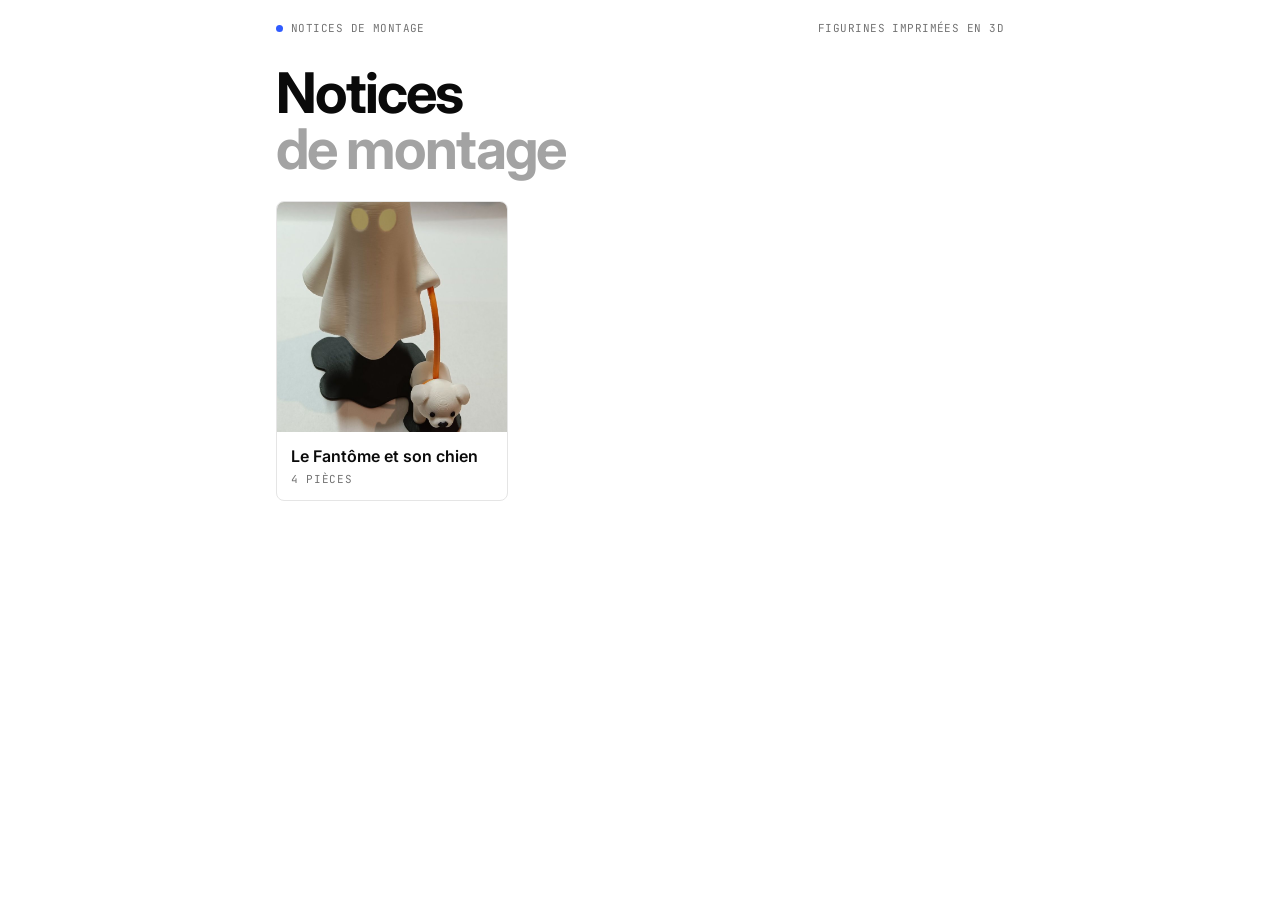
<file: index.html>
<!doctype html>
<html lang="fr">
<head>
<meta charset="utf-8">
<meta name="viewport" content="width=device-width, initial-scale=1">
<title>Notices de montage</title>
<meta name="description" content="Notices de montage des figurines imprimées en 3D.">
<link rel="preconnect" href="https://fonts.googleapis.com">
<link href="https://fonts.googleapis.com/css2?family=Inter:wght@400;500;600;700&family=JetBrains+Mono:wght@400;500;600&display=swap" rel="stylesheet">
<link rel="stylesheet" href="assets/notice.css">
</head>
<body>
<main class="wrap">
  <div class="bar"><span><span class="dot"></span>Notices de montage</span><span>Figurines imprimées en 3D</span></div>

  <h1>Notices<br><span>de montage</span></h1>

  <div class="grid">
    <a class="tile" href="fantome-chien/">
      <img src="fantome-chien/img/build_finished.jpg" alt="">
      <div>Le Fantôme et son chien<span class="label">4 pièces</span></div>
    </a>
  </div>
</main>
</body>
</html>
</file>
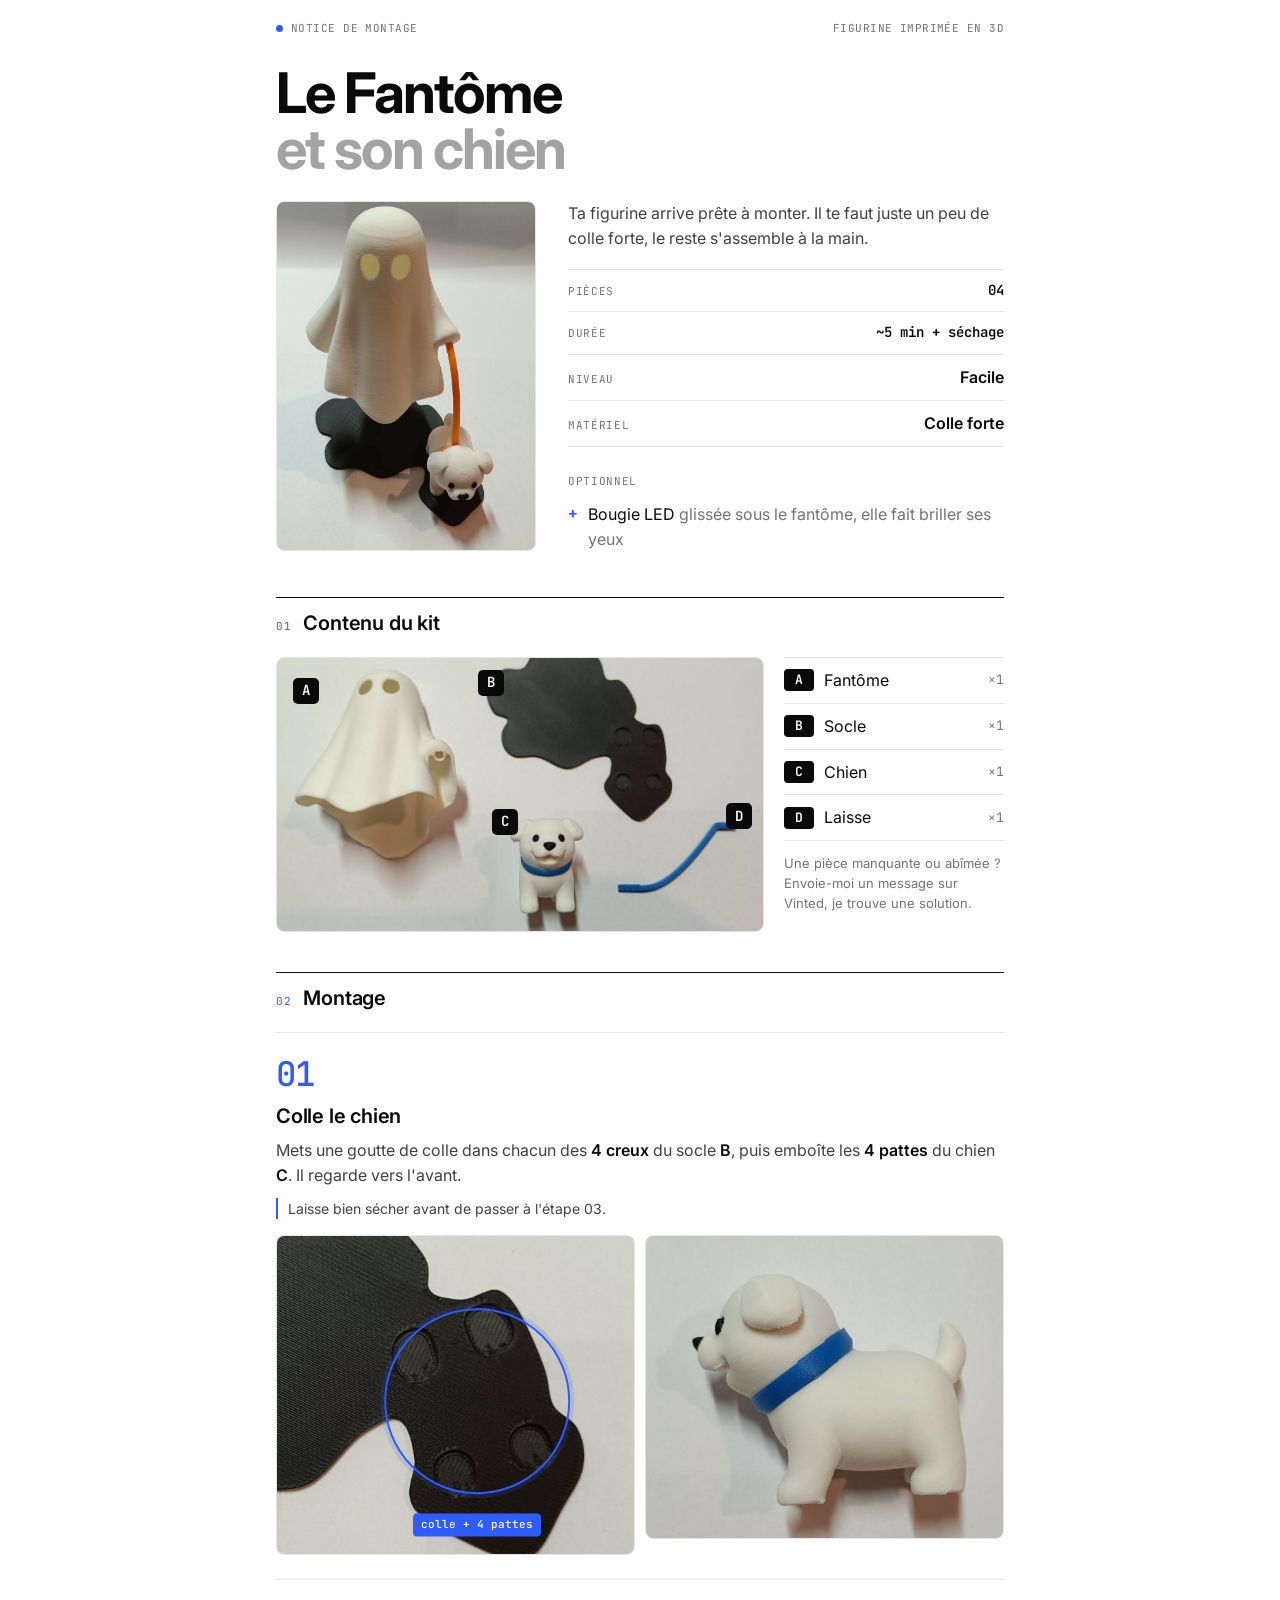
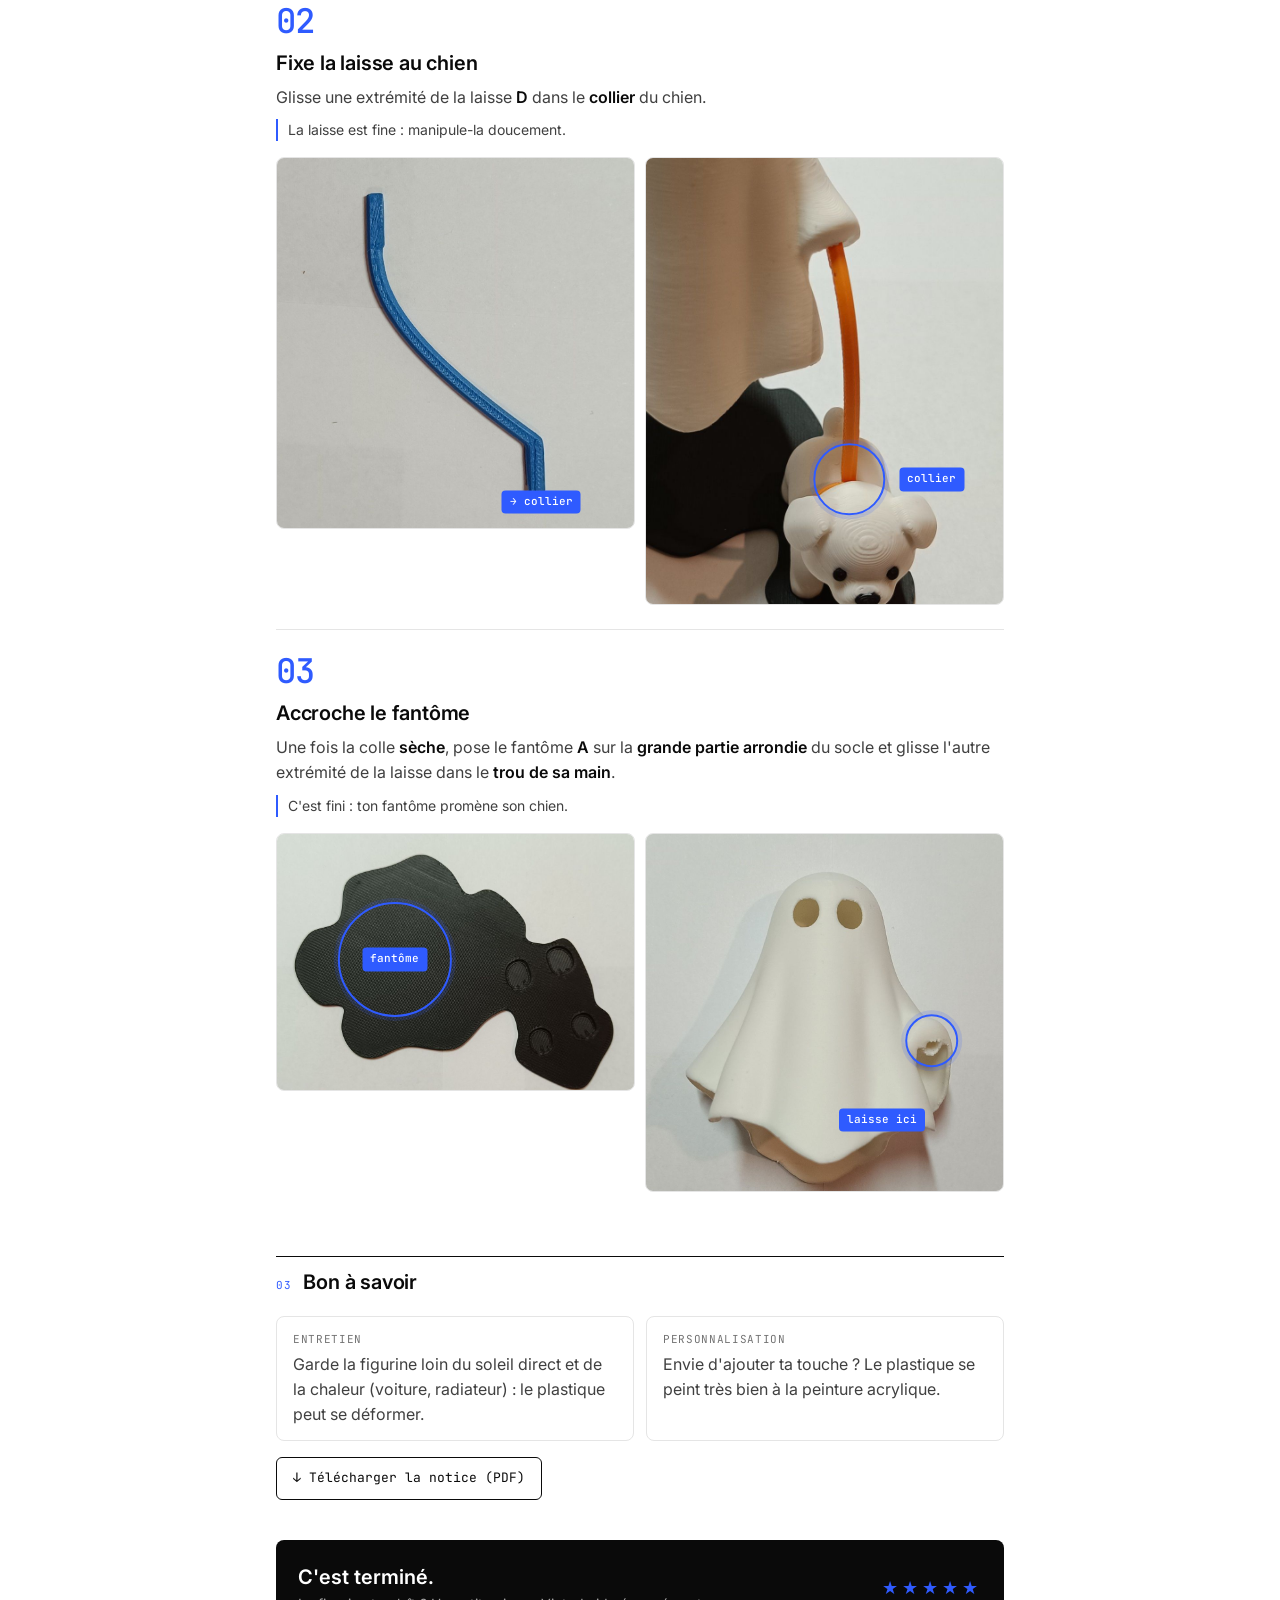
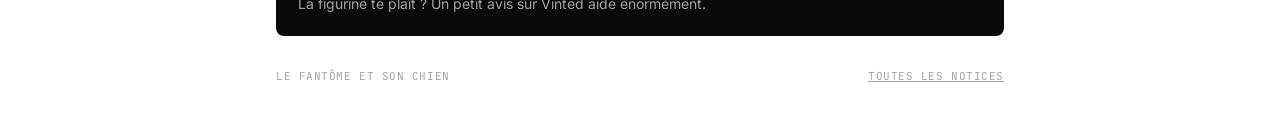
<file: fantome-chien/index.html>
<!doctype html>
<html lang="fr">
<head>
<meta charset="utf-8">
<meta name="viewport" content="width=device-width, initial-scale=1">
<title>Le Fantôme et son chien · Notice de montage</title>
<meta name="description" content="Notice de montage de la figurine imprimée en 3D « Le Fantôme et son chien ».">
<link rel="preconnect" href="https://fonts.googleapis.com">
<link href="https://fonts.googleapis.com/css2?family=Inter:wght@400;500;600;700&family=JetBrains+Mono:wght@400;500;600&display=swap" rel="stylesheet">
<link rel="stylesheet" href="../assets/notice.css">
</head>
<body>
<main class="wrap">
  <div class="bar"><span><span class="dot"></span>Notice de montage</span><span>Figurine imprimée en 3D</span></div>

  <h1>Le Fantôme<br><span>et son chien</span></h1>

  <div class="hero">
    <img src="img/build_finished.jpg" alt="Figurine montée : un fantôme qui promène son chien en laisse">
    <div>
      <p class="intro">Ta figurine arrive prête à monter. Il te faut juste un peu de colle forte, le reste s'assemble à la main.</p>
      <div class="specs">
        <div class="row"><span class="label">Pièces</span><span class="v mono">04</span></div>
        <div class="row"><span class="label">Durée</span><span class="v mono">~5 min + séchage</span></div>
        <div class="row"><span class="label">Niveau</span><span class="v">Facile</span></div>
        <div class="row"><span class="label">Matériel</span><span class="v">Colle forte</span></div>
      </div>
      <div class="opt">
        <span class="label">Optionnel</span>
        <ul>
          <li><span>Bougie LED <em>glissée sous le fantôme, elle fait briller ses yeux</em></span></li>
        </ul>
      </div>
    </div>
  </div>

  <section>
    <div class="sec-head"><span class="label">01</span><h2>Contenu du kit</h2></div>
    <div class="parts">
      <div class="ph">
        <img src="img/all_parts.jpg" alt="Les 4 pièces du kit">
        <span class="badge" style="left:6%;top:12%">A</span>
        <span class="badge" style="left:44%;top:9%">B</span>
        <span class="badge" style="left:47%;top:60%">C</span>
        <span class="badge" style="left:95%;top:58%">D</span>
      </div>
      <div>
        <div class="plist">
          <div class="item"><span class="k">A</span><span>Fantôme</span><span class="q">×1</span></div>
          <div class="item"><span class="k">B</span><span>Socle</span><span class="q">×1</span></div>
          <div class="item"><span class="k">C</span><span>Chien</span><span class="q">×1</span></div>
          <div class="item"><span class="k">D</span><span>Laisse</span><span class="q">×1</span></div>
        </div>
        <p class="note">Une pièce manquante ou abîmée ? Envoie-moi un message sur Vinted, je trouve une solution.</p>
      </div>
    </div>
  </section>

  <section>
    <div class="sec-head"><span class="label">02</span><h2>Montage</h2></div>

    <div class="step">
      <div class="n">01</div>
      <h3>Colle le chien</h3>
      <p>Mets une goutte de colle dans chacun des <b>4 creux</b> du socle <b>B</b>, puis emboîte les <b>4 pattes</b> du chien <b>C</b>. Il regarde vers l'avant.</p>
      <p class="hint">Laisse bien sécher avant de passer à l'étape 03.</p>
      <div class="pics">
        <div class="ph">
          <img src="img/base_pattes.jpg" alt="Les 4 creux du socle">
          <span class="ring" style="left:56%;top:52%;width:52%"></span>
          <span class="tag" style="left:56%;top:91%">colle + 4 pattes</span>
        </div>
        <div class="ph"><img src="img/chien_cote.jpg" alt="Le chien de profil"></div>
      </div>
    </div>

    <div class="step">
      <div class="n">02</div>
      <h3>Fixe la laisse au chien</h3>
      <p>Glisse une extrémité de la laisse <b>D</b> dans le <b>collier</b> du chien.</p>
      <p class="hint">La laisse est fine : manipule-la doucement.</p>
      <div class="pics">
        <div class="ph">
          <img src="img/laisse.jpg" alt="La laisse">
          <span class="tag" style="left:74%;top:93%">→ collier</span>
        </div>
        <div class="ph">
          <img src="img/laisse_zoom.jpg" alt="La laisse glissée dans le collier">
          <span class="ring" style="left:57%;top:72%;width:20%"></span>
          <span class="tag" style="left:80%;top:72%">collier</span>
        </div>
      </div>
    </div>

    <div class="step">
      <div class="n">03</div>
      <h3>Accroche le fantôme</h3>
      <p>Une fois la colle <b>sèche</b>, pose le fantôme <b>A</b> sur la <b>grande partie arrondie</b> du socle et glisse l'autre extrémité de la laisse dans le <b>trou de sa main</b>.</p>
      <p class="hint">C'est fini : ton fantôme promène son chien.</p>
      <div class="pics">
        <div class="ph">
          <img src="img/base.jpg" alt="Emplacement du fantôme sur le socle">
          <span class="ring" style="left:33%;top:49%;width:32%"></span>
          <span class="tag" style="left:33%;top:49%">fantôme</span>
        </div>
        <div class="ph">
          <img src="img/fantome.jpg" alt="Le trou dans la main du fantôme">
          <span class="ring" style="left:80%;top:58%;width:15%"></span>
          <span class="tag" style="left:66%;top:80%">laisse ici</span>
        </div>
      </div>
    </div>
  </section>

  <section>
    <div class="sec-head"><span class="label">03</span><h2>Bon à savoir</h2></div>
    <div class="cards">
      <div class="card"><span class="label">Entretien</span>Garde la figurine loin du soleil direct et de la chaleur (voiture, radiateur) : le plastique peut se déformer.</div>
      <div class="card"><span class="label">Personnalisation</span>Envie d'ajouter ta touche ? Le plastique se peint très bien à la peinture acrylique.</div>
    </div>
    <a class="btn" href="notice-fantome-chien.pdf" download>↓ Télécharger la notice (PDF)</a>
  </section>

  <div class="end">
    <div>
      <h4>C'est terminé.</h4>
      <p>La figurine te plaît ? Un petit avis sur Vinted aide énormément.</p>
    </div>
    <span class="stars">★★★★★</span>
  </div>

  <footer><span>Le Fantôme et son chien</span><a href="../">Toutes les notices</a></footer>
</main>
</body>
</html>
</file>
<file: assets/notice.css>
/* Style commun à toutes les notices */
:root {
  --ink: #0a0a0a;
  --text: #404040;
  --muted: #737373;
  --faint: #a3a3a3;
  --line: #e5e5e5;
  --bg: #ffffff;
  --bg-soft: #f5f5f5;
  --accent: #2f5bff;
  --mono: "JetBrains Mono", Consolas, monospace;
}
* { box-sizing: border-box; margin: 0; padding: 0; }
html { -webkit-text-size-adjust: 100%; }
body {
  background: var(--bg); color: var(--ink);
  font-family: "Inter", -apple-system, "Segoe UI", Roboto, Arial, sans-serif;
  font-size: 16px; line-height: 1.55;
}
img { max-width: 100%; display: block; }
a { color: inherit; }

.wrap { max-width: 760px; margin: 0 auto; padding: 20px 16px 48px; }

.bar { display: flex; justify-content: space-between; gap: 12px; font-family: var(--mono); font-size: 11px; color: var(--muted); letter-spacing: .04em; text-transform: uppercase; }
.bar a { text-decoration: none; }
.dot { display: inline-block; width: 7px; height: 7px; border-radius: 50%; background: var(--accent); margin-right: 8px; vertical-align: middle; }

h1 { font-size: clamp(36px, 10vw, 56px); line-height: 1; font-weight: 700; letter-spacing: -.035em; margin: 28px 0 24px; }
h1 span { color: var(--faint); }

.label { font-family: var(--mono); font-size: 11px; color: var(--muted); text-transform: uppercase; letter-spacing: .06em; }

section { margin-top: 40px; }
.sec-head { display: flex; align-items: baseline; gap: 12px; border-top: 1px solid var(--ink); padding-top: 10px; margin-bottom: 18px; }
.sec-head h2 { font-size: 20px; font-weight: 600; letter-spacing: -.01em; }
.sec-head .label { color: var(--accent); }

/* En-tête */
.hero { display: grid; gap: 24px; }
@media (min-width: 640px) { .hero { grid-template-columns: 260px 1fr; gap: 32px; } }
.hero > img { border-radius: 8px; border: 1px solid var(--line); width: 100%; }
.intro { color: var(--text); margin-bottom: 18px; }
.specs .row { display: flex; justify-content: space-between; align-items: baseline; padding: 10px 0; border-bottom: 1px solid var(--line); }
.specs .row:first-child { border-top: 1px solid var(--line); }
.specs .v { font-weight: 600; }
.specs .v.mono { font-family: var(--mono); font-size: 14px; }
.opt { margin-top: 20px; }
.opt ul { list-style: none; margin-top: 6px; }
.opt li { padding: 5px 0; display: flex; gap: 10px; }
.opt li::before { content: "+"; font-family: var(--mono); color: var(--accent); font-weight: 600; }
.opt em { font-style: normal; color: var(--muted); }

/* Photos annotées */
.ph { position: relative; border-radius: 8px; overflow: hidden; border: 1px solid var(--line); background: var(--bg-soft); }
.ph img { width: 100%; }
.badge, .ring, .tag { position: absolute; transform: translate(-50%, -50%); }
.badge {
  min-width: 26px; height: 26px; padding: 0 6px; border-radius: 5px;
  background: var(--ink); color: #fff; font-family: var(--mono); font-weight: 600; font-size: 14px;
  display: flex; align-items: center; justify-content: center;
}
.ring { aspect-ratio: 1; border: 2px solid var(--accent); border-radius: 50%; box-shadow: 0 0 0 4px rgba(47,91,255,.15); }
.tag {
  background: var(--accent); color: #fff; font-family: var(--mono); font-size: 11px; font-weight: 500;
  padding: 3px 8px; border-radius: 4px; white-space: nowrap;
}

/* Contenu du kit */
.parts { display: grid; gap: 20px; }
@media (min-width: 640px) { .parts { grid-template-columns: 1fr 220px; align-items: start; } }
.plist .item { display: grid; grid-template-columns: 30px 1fr auto; align-items: center; gap: 10px; padding: 10px 0; border-bottom: 1px solid var(--line); }
.plist .item:first-child { border-top: 1px solid var(--line); }
.plist .k { font-family: var(--mono); font-weight: 600; font-size: 13px; background: var(--ink); color: #fff; border-radius: 4px; text-align: center; padding: 1px 0; }
.plist .q { font-family: var(--mono); color: var(--muted); font-size: 13px; }
.note { font-size: 13px; color: var(--muted); margin-top: 12px; }

/* Étapes */
.step { padding: 24px 0; border-top: 1px solid var(--line); }
.step:first-of-type { border-top: none; padding-top: 4px; }
.step .n { font-family: var(--mono); font-size: 34px; font-weight: 500; color: var(--accent); line-height: 1; letter-spacing: -.03em; }
.step h3 { font-size: 20px; font-weight: 600; letter-spacing: -.01em; margin: 10px 0 6px; }
.step p { color: var(--text); }
.step p b { color: var(--ink); font-weight: 600; }
.hint { margin-top: 10px; font-size: 14px; color: var(--muted); padding-left: 10px; border-left: 2px solid var(--accent); }
.pics { display: grid; grid-template-columns: 1fr 1fr; gap: 10px; margin-top: 16px; align-items: start; }

/* Bon à savoir */
.cards { display: grid; gap: 12px; }
@media (min-width: 640px) { .cards { grid-template-columns: 1fr 1fr; } }
.card { border: 1px solid var(--line); border-radius: 8px; padding: 14px 16px; color: var(--text); }
.card .label { display: block; margin-bottom: 4px; }

/* Fin */
.end { margin-top: 40px; background: var(--ink); color: #fff; border-radius: 8px; padding: 22px; display: flex; flex-wrap: wrap; justify-content: space-between; align-items: center; gap: 16px; }
.end h4 { font-size: 20px; font-weight: 600; }
.end p { color: var(--faint); font-size: 14px; }
.stars { font-family: var(--mono); color: var(--accent); font-size: 18px; letter-spacing: 4px; }
.btn { display: inline-flex; align-items: center; gap: 8px; margin-top: 16px; padding: 10px 16px; border: 1px solid var(--ink); border-radius: 6px; font-family: var(--mono); font-size: 13px; text-decoration: none; }
.btn:hover { background: var(--ink); color: #fff; }

footer { margin-top: 32px; display: flex; justify-content: space-between; font-family: var(--mono); font-size: 11px; color: var(--faint); text-transform: uppercase; letter-spacing: .05em; }

/* Accueil */
.grid { display: grid; gap: 16px; grid-template-columns: repeat(auto-fill, minmax(200px, 1fr)); }
.tile { border: 1px solid var(--line); border-radius: 8px; overflow: hidden; text-decoration: none; transition: border-color .15s; }
.tile:hover { border-color: var(--ink); }
.tile img { aspect-ratio: 1; object-fit: cover; width: 100%; background: var(--bg-soft); }
.tile div { padding: 12px 14px; font-weight: 600; }
.tile .label { display: block; font-weight: 400; margin-top: 2px; }
</file>
